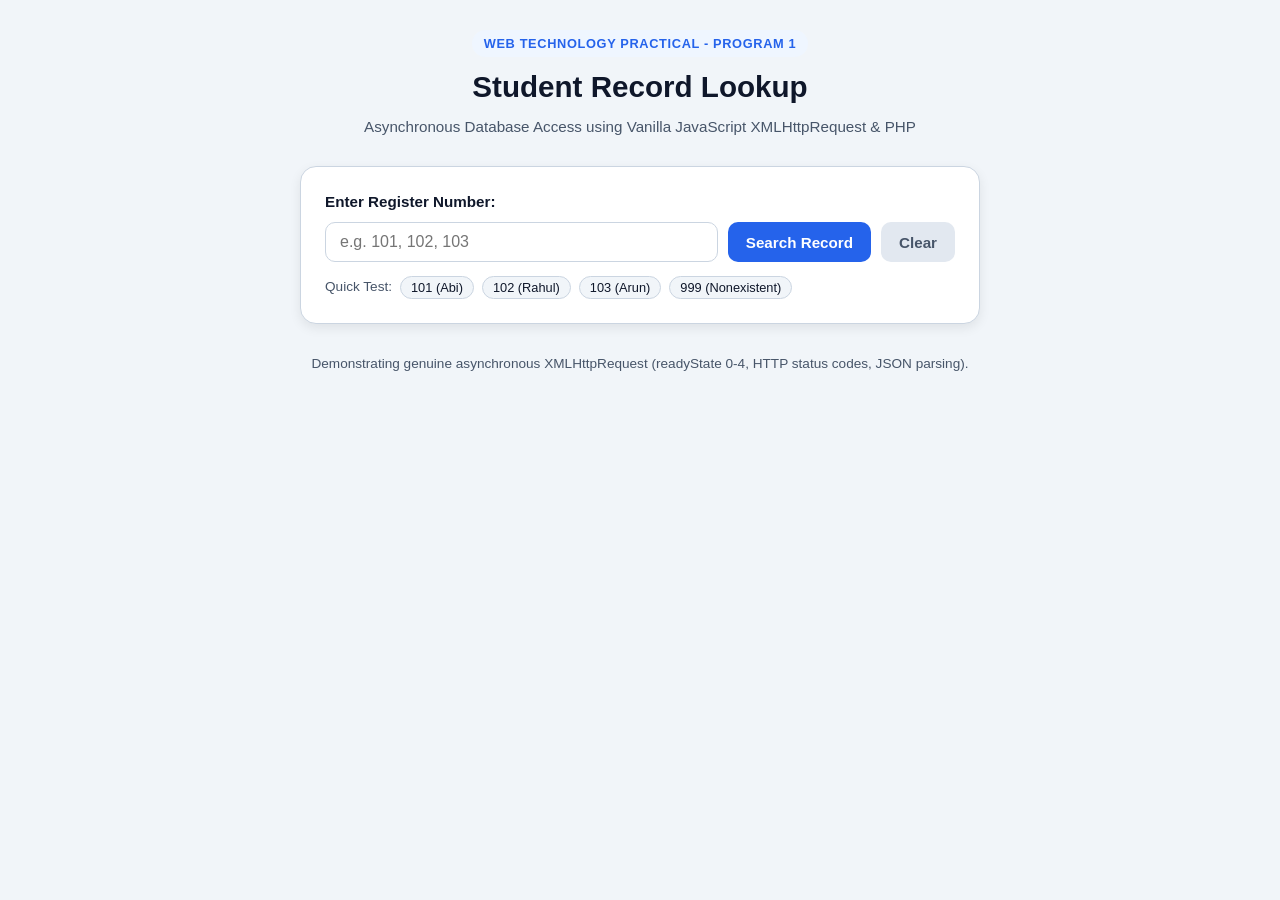
<file: p1/index.html>
<!DOCTYPE html>
<html lang="en">
<head>
    <meta charset="UTF-8">
    <meta name="viewport" content="width=device-width, initial-scale=1.0">
    <title>Student Database Lookup | Asynchronous AJAX</title>
    <link rel="stylesheet" href="style.css">
</head>
<body>
    <main class="container">
        <header class="app-header">
            <span class="badge">Web Technology Practical - Program 1</span>
            <h1>Student Record Lookup</h1>
            <p class="subtitle">Asynchronous Database Access using Vanilla JavaScript XMLHttpRequest &amp; PHP</p>
        </header>

        <!-- Search Form -->
        <section class="card search-card">
            <form id="searchForm" novalidate>
                <label for="regno" class="input-label">Enter Register Number:</label>
                <div class="search-group">
                    <input 
                        type="text" 
                        id="regno" 
                        name="regno" 
                        placeholder="e.g. 101, 102, 103" 
                        maxlength="20"
                        autocomplete="off"
                        required
                    >
                    <button type="submit" id="searchBtn" class="btn btn-primary">
                        <span id="btnText">Search Record</span>
                    </button>
                    <button type="button" id="clearBtn" class="btn btn-secondary">Clear</button>
                </div>
            </form>

            <!-- Sample test badges for quick testing during lab viva -->
            <div class="sample-badges">
                <span class="sample-label">Quick Test:</span>
                <button type="button" class="chip" data-regno="101">101 (Abi)</button>
                <button type="button" class="chip" data-regno="102">102 (Rahul)</button>
                <button type="button" class="chip" data-regno="103">103 (Arun)</button>
                <button type="button" class="chip" data-regno="999">999 (Nonexistent)</button>
            </div>
        </section>

        <!-- Loading Indicator -->
        <div id="loading" class="status-indicator loading-box hidden" aria-live="polite">
            <div class="spinner"></div>
            <span>Fetching record asynchronously from database...</span>
        </div>

        <!-- Alert / Notification Message -->
        <div id="message" class="message-box hidden" role="alert"></div>

        <!-- Student Details Display Area -->
        <section id="result" class="card result-card hidden" aria-live="polite">
            <div class="card-header">
                <h2>Student Information</h2>
                <span class="status-badge" id="studentStatusBadge">Verified</span>
            </div>
            
            <div class="details-grid">
                <div class="detail-item">
                    <span class="detail-label">Register Number</span>
                    <span class="detail-value highlight" id="resRegNo">-</span>
                </div>
                <div class="detail-item">
                    <span class="detail-label">Student Name</span>
                    <span class="detail-value" id="resStdName">-</span>
                </div>
            </div>

            <h3 class="marks-heading">Academic Performance</h3>
            <table class="marks-table">
                <thead>
                    <tr>
                        <th>Subject</th>
                        <th>Maximum Marks</th>
                        <th>Marks Obtained</th>
                    </tr>
                </thead>
                <tbody>
                    <tr>
                        <td>Subject 1 (Mark 1)</td>
                        <td>100</td>
                        <td id="resMark1" class="mark-val">-</td>
                    </tr>
                    <tr>
                        <td>Subject 2 (Mark 2)</td>
                        <td>100</td>
                        <td id="resMark2" class="mark-val">-</td>
                    </tr>
                    <tr>
                        <td>Subject 3 (Mark 3)</td>
                        <td>100</td>
                        <td id="resMark3" class="mark-val">-</td>
                    </tr>
                </tbody>
                <tfoot>
                    <tr class="total-row">
                        <td><strong>Total Marks</strong></td>
                        <td>300</td>
                        <td id="resTotal" class="mark-val"><strong>-</strong></td>
                    </tr>
                    <tr class="avg-row">
                        <td><strong>Percentage / Average</strong></td>
                        <td>100%</td>
                        <td id="resAvg" class="mark-val"><strong>-</strong></td>
                    </tr>
                </tfoot>
            </table>
        </section>

        <footer class="app-footer">
            <p>Demonstrating genuine asynchronous XMLHttpRequest (readyState 0-4, HTTP status codes, JSON parsing).</p>
        </footer>
    </main>

    <!-- External JavaScript: No inline scripts -->
    <script src="script.js"></script>
</body>
</html>
</file>
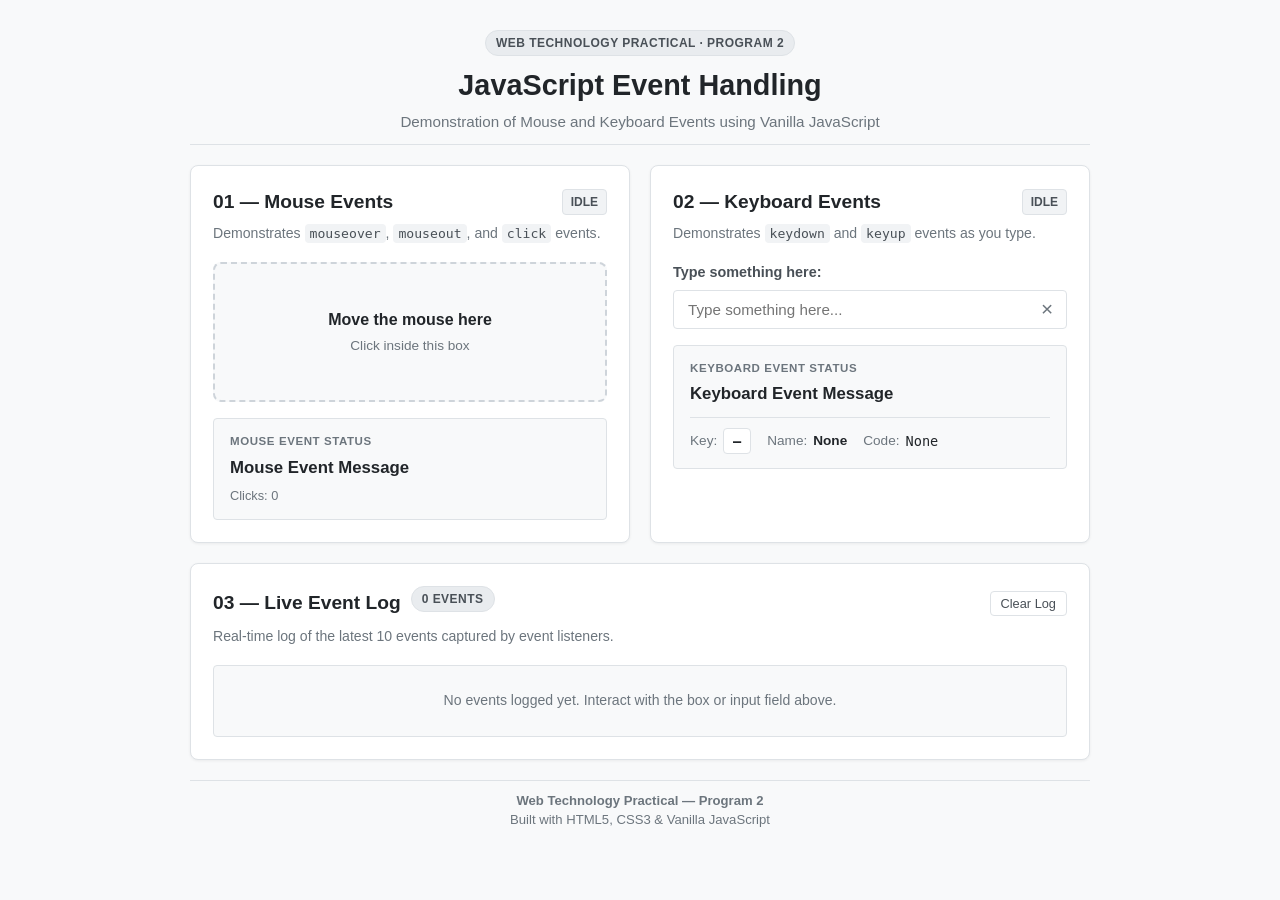
<file: p2/index.html>
<!DOCTYPE html>
<html lang="en">
<head>
    <meta charset="UTF-8">
    <meta name="viewport" content="width=device-width, initial-scale=1.0">
    <title>JavaScript Event Handling - Program 2</title>
    <link rel="stylesheet" href="style.css">
</head>
<body>
    <div class="page-container">

        <!-- HEADER -->
        <header class="app-header">
            <span class="badge">Web Technology Practical · Program 2</span>
            <h1>JavaScript Event Handling</h1>
            <p class="subtitle">Demonstration of Mouse and Keyboard Events using Vanilla JavaScript</p>
        </header>

        <!-- MAIN GRID: MOUSE & KEYBOARD PANELS -->
        <div class="panels-grid">

            <!-- 1. MOUSE INTERACTION PANEL -->
            <section class="card" id="mouseSection">
                <div class="card-header">
                    <h2>01 — Mouse Events</h2>
                    <span class="meta-tag" id="mouseEventTypeTag">Idle</span>
                </div>
                <p class="section-desc">Demonstrates <code>mouseover</code>, <code>mouseout</code>, and <code>click</code> events.</p>

                <!-- Interactive Demonstration Area (Original ID: box) -->
                <div id="box" class="interactive-box" tabindex="0" role="region" aria-label="Interactive Mouse Testing Area">
                    <div class="box-content">
                        <strong>Move the mouse here</strong>
                        <span>Click inside this box</span>
                    </div>
                    <div class="click-ripple" id="clickRipple" aria-hidden="true"></div>
                </div>

                <!-- Mouse Event Output Message (Original ID: message) -->
                <div class="status-box">
                    <div class="status-label">Mouse Event Status</div>
                    <h3 id="message" class="status-text">Mouse Event Message</h3>
                    <div class="status-meta">
                        <span id="mouseClickCounter">Clicks: 0</span>
                    </div>
                </div>
            </section>

            <!-- 2. KEYBOARD INTERACTION PANEL -->
            <section class="card" id="keyboardSection">
                <div class="card-header">
                    <h2>02 — Keyboard Events</h2>
                    <span class="meta-tag" id="activeKeyEventType">Idle</span>
                </div>
                <p class="section-desc">Demonstrates <code>keydown</code> and <code>keyup</code> events as you type.</p>

                <!-- Text Input Field -->
                <div class="input-group">
                    <label for="keyInput">Type something here:</label>
                    <div class="input-control">
                        <input 
                            type="text" 
                            id="keyInput" 
                            placeholder="Type something here..." 
                            autocomplete="off"
                        >
                        <button type="button" id="clearInputBtn" class="clear-btn" title="Clear input">&times;</button>
                    </div>
                </div>

                <!-- Keyboard Event Output Message (Original ID: keyMessage) -->
                <div class="status-box">
                    <div class="status-label">Keyboard Event Status</div>
                    <h3 id="keyMessage" class="status-text">Keyboard Event Message</h3>

                    <!-- Key Details Display -->
                    <div class="key-details">
                        <div class="key-detail-item">
                            <span class="key-label">Key:</span>
                            <span class="key-badge" id="activeKeyCap">—</span>
                        </div>
                        <div class="key-detail-item">
                            <span class="key-label">Name:</span>
                            <strong id="activeKeyName">None</strong>
                        </div>
                        <div class="key-detail-item">
                            <span class="key-label">Code:</span>
                            <code id="activeKeyCode">None</code>
                        </div>
                    </div>
                </div>
            </section>

        </div>

        <!-- 3. LIVE EVENT MONITOR -->
        <section class="card monitor-card">
            <div class="card-header">
                <div class="header-title-group">
                    <h2>03 — Live Event Log</h2>
                    <span class="badge" id="feedCountBadge">0 events</span>
                </div>
                <button type="button" id="clearFeedBtn" class="btn btn-sm">Clear Log</button>
            </div>
            <p class="section-desc">Real-time log of the latest 10 events captured by event listeners.</p>

            <div class="feed-container">
                <ul class="feed-list" id="eventFeed" role="log" aria-live="polite">
                    <li class="empty-state" id="emptyFeedState">
                        No events logged yet. Interact with the box or input field above.
                    </li>
                </ul>
            </div>
        </section>

        <!-- FOOTER -->
        <footer class="app-footer">
            <p><strong>Web Technology Practical — Program 2</strong></p>
            <p>Built with HTML5, CSS3 &amp; Vanilla JavaScript</p>
        </footer>

    </div>

    <!-- External Script -->
    <script src="script.js"></script>
</body>
</html>
</file>
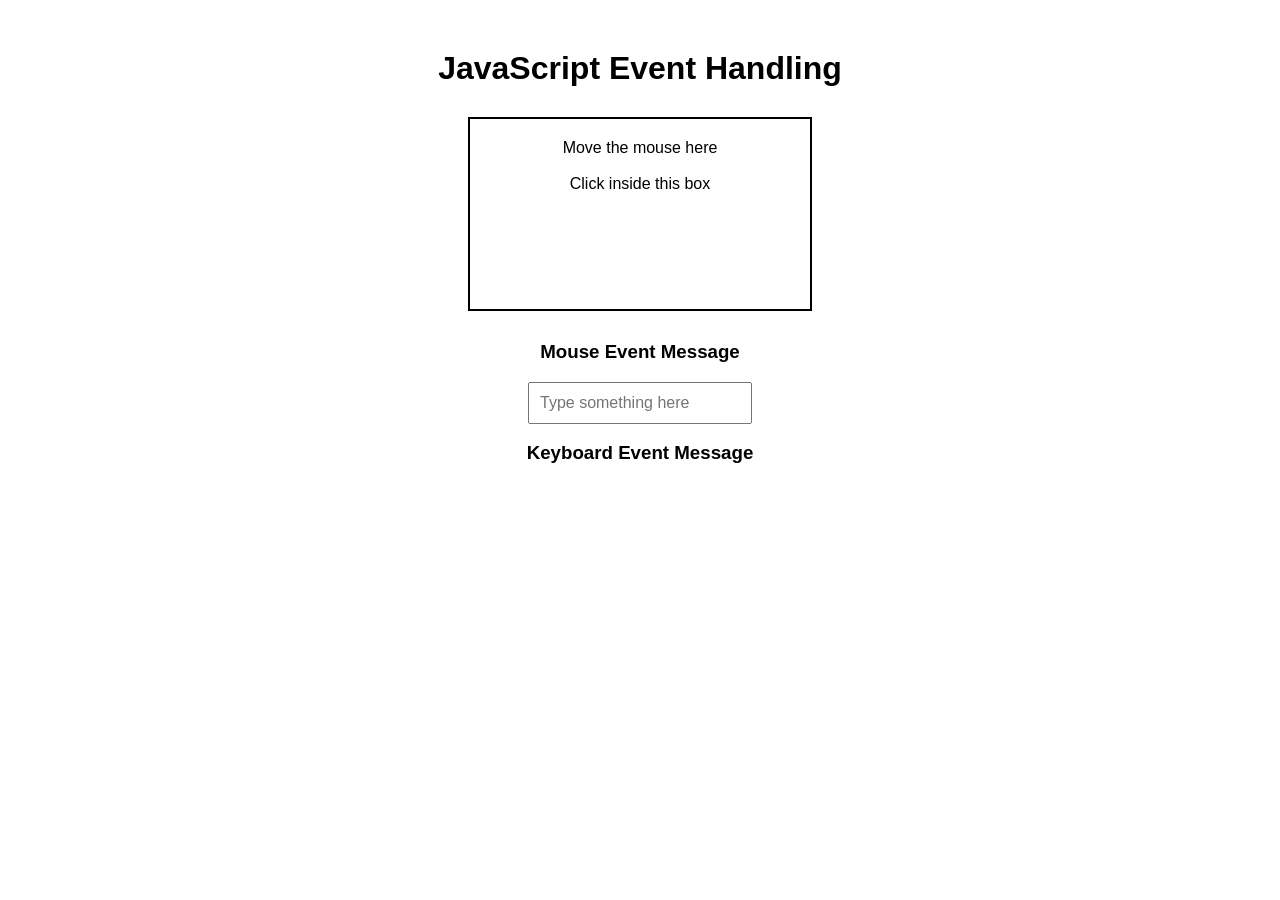
<file: event.html>
<!DOCTYPE html>
<html>
<head>
    <title>JavaScript Event Handling</title>

    <style>
        body {
            font-family: Arial;
            text-align: center;
            margin-top: 50px;
        }

        #box {
            width: 300px;
            height: 150px;
            border: 2px solid black;
            margin: 30px auto;
            padding: 20px;
        }

        input {
            padding: 10px;
            font-size: 16px;
        }
    </style>

    <script>
        function mouseOver() {
            document.getElementById("message").innerHTML =
                "Mouse Over Event Occurred";
        }

        function mouseOut() {
            document.getElementById("message").innerHTML =
                "Mouse Out Event Occurred";
        }

        function mouseClick() {
            document.getElementById("message").innerHTML =
                "Mouse Click Event Occurred";
        }

        function keyDown() {
            document.getElementById("keyMessage").innerHTML =
                "Keyboard Key Pressed";
        }

        function keyUp() {
            document.getElementById("keyMessage").innerHTML =
                "Keyboard Key Released";
        }
    </script>
</head>

<body>

    <h1>JavaScript Event Handling</h1>

    <div id="box"
         onmouseover="mouseOver()"
         onmouseout="mouseOut()"
         onclick="mouseClick()">

        Move the mouse here<br><br>
        Click inside this box
    </div>

    <h3 id="message">Mouse Event Message</h3>

    <input type="text"
           placeholder="Type something here"
           onkeydown="keyDown()"
           onkeyup="keyUp()">

    <h3 id="keyMessage">Keyboard Event Message</h3>

</body>
</html>
</file>
<file: p1/style.css>
:root {
    --primary-color: #2563eb;
    --primary-hover: #1d4ed8;
    --primary-light: #eff6ff;
    --secondary-color: #64748b;
    --secondary-hover: #475569;
    --bg-color: #f1f5f9;
    --card-bg: #ffffff;
    --text-primary: #0f172a;
    --text-secondary: #475569;
    --border-color: #cbd5e1;
    --success-bg: #ecfdf5;
    --success-border: #a7f3d0;
    --success-text: #065f46;
    --error-bg: #fef2f2;
    --error-border: #fecaca;
    --error-text: #991b1b;
    --info-bg: #f0f9ff;
    --info-border: #bae6fd;
    --info-text: #075985;
    --radius-sm: 6px;
    --radius-md: 10px;
    --radius-lg: 16px;
    --shadow-sm: 0 1px 3px rgba(0, 0, 0, 0.08);
    --shadow-md: 0 4px 12px rgba(0, 0, 0, 0.08);
    --transition: all 0.2s ease-in-out;
}

* {
    box-sizing: border-box;
    margin: 0;
    padding: 0;
}

body {
    font-family: -apple-system, BlinkMacSystemFont, "Segoe UI", Roboto, "Helvetica Neue", Arial, sans-serif;
    background-color: var(--bg-color);
    color: var(--text-primary);
    line-height: 1.5;
    padding: 30px 16px;
}

.container {
    max-width: 680px;
    margin: 0 auto;
    display: flex;
    flex-direction: column;
    gap: 20px;
}

/* Header */
.app-header {
    text-align: center;
    padding-bottom: 8px;
}

.badge {
    display: inline-block;
    padding: 4px 12px;
    font-size: 0.8rem;
    font-weight: 600;
    text-transform: uppercase;
    letter-spacing: 0.05em;
    background-color: var(--primary-light);
    color: var(--primary-color);
    border-radius: 9999px;
    margin-bottom: 8px;
}

.app-header h1 {
    font-size: 1.85rem;
    font-weight: 700;
    color: var(--text-primary);
    margin-bottom: 6px;
}

.subtitle {
    font-size: 0.95rem;
    color: var(--text-secondary);
}

/* Cards */
.card {
    background: var(--card-bg);
    border-radius: var(--radius-lg);
    box-shadow: var(--shadow-md);
    border: 1px solid var(--border-color);
    padding: 24px;
}

/* Search Form */
.input-label {
    display: block;
    font-weight: 600;
    font-size: 0.95rem;
    color: var(--text-primary);
    margin-bottom: 8px;
}

.search-group {
    display: flex;
    gap: 10px;
    flex-wrap: wrap;
}

.search-group input {
    flex: 1 1 200px;
    padding: 10px 14px;
    font-size: 1rem;
    border: 1.5px solid var(--border-color);
    border-radius: var(--radius-md);
    outline: none;
    transition: var(--transition);
}

.search-group input:focus {
    border-color: var(--primary-color);
    box-shadow: 0 0 0 3px rgba(37, 99, 235, 0.15);
}

/* Buttons */
.btn {
    padding: 10px 18px;
    font-size: 0.95rem;
    font-weight: 600;
    border-radius: var(--radius-md);
    border: none;
    cursor: pointer;
    transition: var(--transition);
    display: inline-flex;
    align-items: center;
    justify-content: center;
}

.btn-primary {
    background-color: var(--primary-color);
    color: #ffffff;
}

.btn-primary:hover:not(:disabled) {
    background-color: var(--primary-hover);
}

.btn-primary:disabled {
    background-color: #93c5fd;
    cursor: not-allowed;
}

.btn-secondary {
    background-color: #e2e8f0;
    color: var(--text-secondary);
}

.btn-secondary:hover:not(:disabled) {
    background-color: #cbd5e1;
}

/* Sample Quick-Test Badges */
.sample-badges {
    margin-top: 14px;
    display: flex;
    align-items: center;
    flex-wrap: wrap;
    gap: 8px;
    font-size: 0.85rem;
}

.sample-label {
    color: var(--text-secondary);
    font-weight: 500;
}

.chip {
    background: #f1f5f9;
    border: 1px solid #cbd5e1;
    border-radius: 9999px;
    padding: 3px 10px;
    font-size: 0.8rem;
    color: var(--text-primary);
    cursor: pointer;
    transition: var(--transition);
}

.chip:hover {
    background: var(--primary-light);
    border-color: var(--primary-color);
    color: var(--primary-color);
}

/* Loading Box & Spinner */
.loading-box {
    display: flex;
    align-items: center;
    justify-content: center;
    gap: 12px;
    background: var(--info-bg);
    border: 1px solid var(--info-border);
    color: var(--info-text);
    padding: 14px;
    border-radius: var(--radius-md);
    font-size: 0.95rem;
    font-weight: 500;
}

.spinner {
    width: 20px;
    height: 20px;
    border: 3px solid rgba(7, 89, 133, 0.2);
    border-top-color: var(--info-text);
    border-radius: 50%;
    animation: spin 0.8s linear infinite;
}

@keyframes spin {
    to { transform: rotate(360deg); }
}

/* Messages */
.message-box {
    padding: 14px 18px;
    border-radius: var(--radius-md);
    font-size: 0.95rem;
    font-weight: 500;
    border: 1px solid transparent;
}

.message-box.error {
    background-color: var(--error-bg);
    border-color: var(--error-border);
    color: var(--error-text);
}

.message-box.success {
    background-color: var(--success-bg);
    border-color: var(--success-border);
    color: var(--success-text);
}

.message-box.info {
    background-color: var(--info-bg);
    border-color: var(--info-border);
    color: var(--info-text);
}

/* Result Card */
.result-card .card-header {
    display: flex;
    justify-content: space-between;
    align-items: center;
    margin-bottom: 16px;
    padding-bottom: 12px;
    border-bottom: 1px solid var(--border-color);
}

.result-card h2 {
    font-size: 1.25rem;
    color: var(--text-primary);
}

.status-badge {
    background-color: #dcfce7;
    color: #15803d;
    font-size: 0.75rem;
    font-weight: 600;
    text-transform: uppercase;
    padding: 3px 8px;
    border-radius: 4px;
}

.details-grid {
    display: grid;
    grid-template-columns: repeat(auto-fit, minmax(220px, 1fr));
    gap: 12px;
    margin-bottom: 20px;
}

.detail-item {
    background: #f8fafc;
    border: 1px solid var(--border-color);
    border-radius: var(--radius-sm);
    padding: 10px 14px;
}

.detail-label {
    display: block;
    font-size: 0.8rem;
    color: var(--text-secondary);
    text-transform: uppercase;
    font-weight: 600;
    margin-bottom: 4px;
}

.detail-value {
    font-size: 1.05rem;
    font-weight: 600;
    color: var(--text-primary);
}

.detail-value.highlight {
    color: var(--primary-color);
}

/* Marks Table */
.marks-heading {
    font-size: 1rem;
    font-weight: 600;
    margin-bottom: 10px;
    color: var(--text-secondary);
}

.marks-table {
    width: 100%;
    border-collapse: collapse;
    font-size: 0.95rem;
}

.marks-table th, 
.marks-table td {
    padding: 10px 14px;
    text-align: left;
    border-bottom: 1px solid var(--border-color);
}

.marks-table th {
    background: #f8fafc;
    font-weight: 600;
    color: var(--text-secondary);
    font-size: 0.85rem;
    text-transform: uppercase;
}

.marks-table .mark-val {
    text-align: right;
    font-family: monospace;
    font-size: 1rem;
}

.marks-table tfoot .total-row td {
    border-top: 2px solid var(--border-color);
    background: #fafaf9;
    font-size: 1rem;
}

.marks-table tfoot .avg-row td {
    background: #fafaf9;
    color: var(--primary-color);
    font-size: 1rem;
}

/* Footer */
.app-footer {
    text-align: center;
    font-size: 0.85rem;
    color: var(--text-secondary);
    margin-top: 10px;
}

/* Utility */
.hidden {
    display: none !important;
}
</file>
<file: p2/style.css>
:root {
    --bg-page: #f8f9fa;
    --bg-card: #ffffff;
    --text-primary: #212529;
    --text-secondary: #495057;
    --text-muted: #6c757d;
    --border-color: #dee2e6;
    --border-hover: #adb5bd;
    --accent-color: #0d6efd;
    --accent-hover: #0b5ed7;
    --accent-soft: #eef4fc;
    --radius-sm: 4px;
    --radius-md: 8px;
    --shadow-subtle: 0 1px 3px rgba(0, 0, 0, 0.06);
    --shadow-hover: 0 4px 12px rgba(0, 0, 0, 0.08);
    --transition: all 0.2s ease-in-out;
}

* {
    box-sizing: border-box;
    margin: 0;
    padding: 0;
}

body {
    background-color: var(--bg-page);
    color: var(--text-primary);
    font-family: -apple-system, BlinkMacSystemFont, "Segoe UI", Roboto, "Helvetica Neue", Arial, sans-serif;
    line-height: 1.5;
    padding: 30px 16px 50px;
}

.page-container {
    max-width: 900px;
    margin: 0 auto;
    display: flex;
    flex-direction: column;
    gap: 20px;
}

/* Header */
.app-header {
    text-align: center;
    padding-bottom: 10px;
    border-bottom: 1px solid var(--border-color);
}

.badge {
    display: inline-block;
    padding: 3px 10px;
    font-size: 0.75rem;
    font-weight: 600;
    text-transform: uppercase;
    letter-spacing: 0.04em;
    background-color: #e9ecef;
    color: var(--text-secondary);
    border-radius: 20px;
    margin-bottom: 8px;
    border: 1px solid var(--border-color);
}

.app-header h1 {
    font-size: 1.8rem;
    font-weight: 700;
    color: var(--text-primary);
    margin-bottom: 4px;
}

.subtitle {
    font-size: 0.95rem;
    color: var(--text-muted);
}

/* Cards */
.card {
    background-color: var(--bg-card);
    border: 1px solid var(--border-color);
    border-radius: var(--radius-md);
    padding: 22px;
    box-shadow: var(--shadow-subtle);
    transition: var(--transition);
}

.card:hover {
    border-color: var(--border-hover);
    box-shadow: var(--shadow-hover);
}

.card-header {
    display: flex;
    justify-content: space-between;
    align-items: center;
    margin-bottom: 6px;
}

.card-header h2 {
    font-size: 1.2rem;
    font-weight: 600;
    color: var(--text-primary);
}

.header-title-group {
    display: flex;
    align-items: center;
    gap: 10px;
}

.section-desc {
    font-size: 0.88rem;
    color: var(--text-muted);
    margin-bottom: 18px;
}

.section-desc code {
    background-color: #f1f3f5;
    padding: 2px 5px;
    border-radius: var(--radius-sm);
    font-size: 0.82rem;
    color: var(--text-secondary);
}

/* Two Column Layout */
.panels-grid {
    display: grid;
    grid-template-columns: 1fr 1fr;
    gap: 20px;
}

/* Mouse Interactive Box */
.interactive-box {
    width: 100%;
    min-height: 140px;
    background-color: #f8f9fa;
    border: 2px dashed #ced4da;
    border-radius: var(--radius-md);
    display: flex;
    align-items: center;
    justify-content: center;
    text-align: center;
    cursor: pointer;
    user-select: none;
    position: relative;
    overflow: hidden;
    transition: var(--transition);
}

/* Hover Effect on Box */
.interactive-box:hover {
    background-color: var(--accent-soft);
    border-color: var(--accent-color);
    border-style: solid;
    transform: translateY(-2px);
    box-shadow: 0 4px 10px rgba(13, 110, 253, 0.1);
}

/* Active / Click Response */
.interactive-box:active,
.interactive-box.clicked-active {
    background-color: #e2ecf9;
    transform: translateY(0);
}

.box-content {
    display: flex;
    flex-direction: column;
    gap: 4px;
    pointer-events: none;
}

.box-content strong {
    font-size: 1rem;
    color: var(--text-primary);
}

.box-content span {
    font-size: 0.85rem;
    color: var(--text-muted);
}

/* Status Box */
.status-box {
    margin-top: 16px;
    background-color: #f8f9fa;
    border: 1px solid var(--border-color);
    border-radius: var(--radius-sm);
    padding: 14px 16px;
}

.status-label {
    font-size: 0.72rem;
    text-transform: uppercase;
    font-weight: 700;
    letter-spacing: 0.05em;
    color: var(--text-muted);
    margin-bottom: 4px;
}

.status-text {
    font-size: 1.05rem;
    font-weight: 600;
    color: var(--text-primary);
    min-height: 26px;
    display: flex;
    align-items: center;
    transition: color 0.15s ease;
}

.status-text.highlight {
    color: var(--accent-color);
}

.status-meta {
    margin-top: 6px;
    font-size: 0.8rem;
    color: var(--text-muted);
}

.meta-tag {
    font-size: 0.75rem;
    font-weight: 600;
    padding: 3px 8px;
    background-color: #f1f3f5;
    border: 1px solid var(--border-color);
    border-radius: var(--radius-sm);
    color: var(--text-secondary);
    text-transform: uppercase;
}

/* Keyboard Input */
.input-group {
    display: flex;
    flex-direction: column;
    gap: 6px;
}

.input-group label {
    font-size: 0.9rem;
    font-weight: 600;
    color: var(--text-secondary);
}

.input-control {
    position: relative;
    width: 100%;
}

.input-control input {
    width: 100%;
    padding: 10px 38px 10px 14px;
    font-size: 0.95rem;
    border: 1px solid var(--border-color);
    border-radius: var(--radius-sm);
    background-color: #ffffff;
    color: var(--text-primary);
    outline: none;
    transition: var(--transition);
}

/* Input Hover Effect */
.input-control input:hover {
    border-color: var(--border-hover);
}

/* Input Focus Effect */
.input-control input:focus {
    border-color: var(--accent-color);
    box-shadow: 0 0 0 3px rgba(13, 110, 253, 0.15);
}

.clear-btn {
    position: absolute;
    right: 8px;
    top: 50%;
    transform: translateY(-50%);
    background: transparent;
    border: none;
    font-size: 1.3rem;
    line-height: 1;
    color: var(--text-muted);
    cursor: pointer;
    width: 24px;
    height: 24px;
    border-radius: 50%;
    display: flex;
    align-items: center;
    justify-content: center;
    transition: var(--transition);
}

.clear-btn:hover {
    color: var(--text-primary);
    background-color: #e9ecef;
}

/* Key Details Display */
.key-details {
    display: flex;
    gap: 16px;
    align-items: center;
    margin-top: 10px;
    padding-top: 10px;
    border-top: 1px solid var(--border-color);
    font-size: 0.85rem;
}

.key-detail-item {
    display: flex;
    align-items: center;
    gap: 6px;
}

.key-label {
    color: var(--text-muted);
}

.key-badge {
    display: inline-block;
    padding: 2px 8px;
    background-color: #ffffff;
    border: 1px solid var(--border-color);
    border-radius: var(--radius-sm);
    font-family: monospace;
    font-weight: 700;
    color: var(--text-primary);
    min-width: 28px;
    text-align: center;
    transition: var(--transition);
}

.key-badge.pressed {
    background-color: var(--accent-soft);
    border-color: var(--accent-color);
    color: var(--accent-color);
}

/* Button */
.btn {
    padding: 6px 14px;
    font-size: 0.85rem;
    font-weight: 500;
    border: 1px solid var(--border-color);
    background-color: #ffffff;
    color: var(--text-secondary);
    border-radius: var(--radius-sm);
    cursor: pointer;
    transition: var(--transition);
}

.btn:hover {
    background-color: #f1f3f5;
    border-color: var(--border-hover);
    color: var(--text-primary);
}

.btn:active {
    background-color: #e9ecef;
}

.btn-sm {
    padding: 4px 10px;
    font-size: 0.8rem;
}

/* Live Event Log Feed */
.feed-container {
    background-color: #f8f9fa;
    border: 1px solid var(--border-color);
    border-radius: var(--radius-sm);
    max-height: 260px;
    overflow-y: auto;
}

.feed-list {
    list-style: none;
}

.empty-state {
    padding: 24px;
    text-align: center;
    color: var(--text-muted);
    font-size: 0.88rem;
}

.feed-item {
    display: flex;
    justify-content: space-between;
    align-items: center;
    padding: 8px 14px;
    border-bottom: 1px solid var(--border-color);
    font-size: 0.85rem;
    transition: background-color 0.15s ease;
}

.feed-item:last-child {
    border-bottom: none;
}

/* Feed Item Hover Effect */
.feed-item:hover {
    background-color: #f1f3f5;
}

.feed-left {
    display: flex;
    align-items: center;
    gap: 8px;
}

.feed-badge {
    font-size: 0.7rem;
    font-weight: 700;
    text-transform: uppercase;
    padding: 2px 6px;
    border-radius: var(--radius-sm);
    border: 1px solid var(--border-color);
    background-color: #ffffff;
    color: var(--text-secondary);
}

.feed-name {
    font-weight: 600;
    font-family: monospace;
    color: var(--text-primary);
}

.feed-desc {
    color: var(--text-muted);
    font-size: 0.8rem;
}

.feed-time {
    font-family: monospace;
    font-size: 0.75rem;
    color: var(--text-muted);
}

/* Footer */
.app-footer {
    text-align: center;
    font-size: 0.82rem;
    color: var(--text-muted);
    padding-top: 10px;
    border-top: 1px solid var(--border-color);
}

/* Responsiveness */
@media (max-width: 680px) {
    .panels-grid {
        grid-template-columns: 1fr;
    }

    body {
        padding: 20px 12px;
    }
}
</file>
